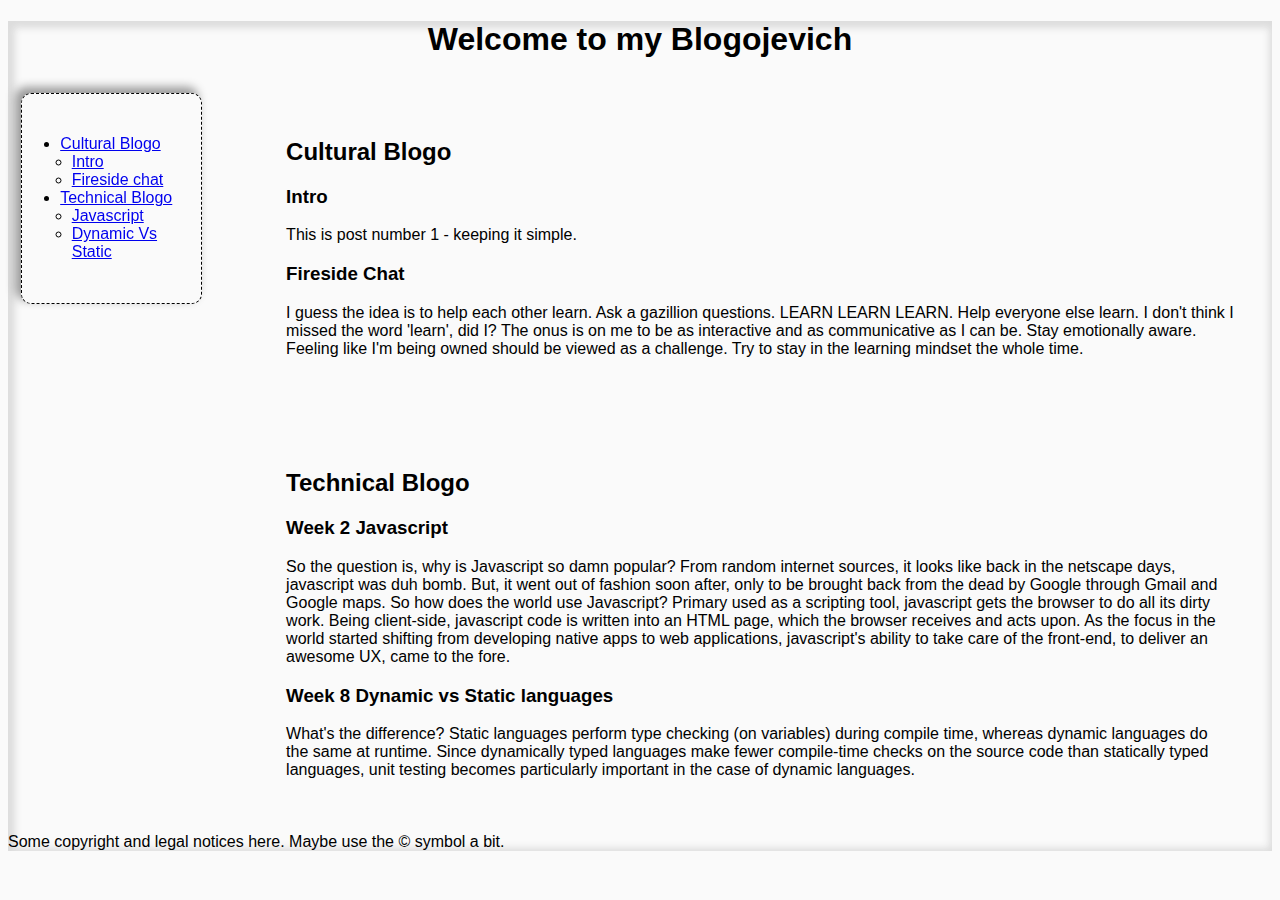
<file: index.html>
<!doctype html>
<head>
	<meta charset="utf-8">
	<title>DBC Blogposts in HTML5</title>
	<meta name="description" content="Welcome to my basic template.">
	<link rel="stylesheet" href="stylesheets/index.css">
</head>

	<header>
		<h1>Welcome to my Blogojevich</h1>
	</header>
<body>
	<nav id="main-navigator">
	<ul>
		<li><a href="#cultural">Cultural Blogo</a>
			<ul>
				<li><a href = "#cultural-1">Intro</a></li>
				<li><a href="#cultural-8">Fireside chat</a></li>
			</ul>
		</li>
		<li><a href="#technical">Technical Blogo</a>
			<ul>
				<li><a href="#technical-2">Javascript</a></li>
				<li><a href="#technical-8">Dynamic Vs Static</a></li>
			</ul></li>
	</ul>
</nav>
	<!-- <div id="wrapper"> -->

	<div id = "content-area">
		
		<section class="cultural">
			<h2><a id="cultural">Cultural Blogo</a></h2>
			<!-- <article class="cultural"> -->
			<article>
			<h3>Intro</h3>
			<p>This is post number 1 - keeping it simple.</p>
			</article>
			
			<!-- <article class="cultural"> -->
			<article>
				<h3><a id = "cultural-8">Fireside Chat</a></h3>
				<p>I guess the idea is to help each other learn. Ask a gazillion questions. LEARN LEARN LEARN. Help everyone else learn. I don't think I missed the word 'learn', did I? The onus is on me to be as interactive and as communicative as I can be. Stay emotionally aware. Feeling like I'm being owned should be viewed as a challenge. Try to stay in the learning mindset the whole time.</p>


			</article>
			
		</section>
		<section class="technical">
			<h2><a id="technical">Technical Blogo</a></h2>
			<article>
				<h3><a id="technical-2">Week 2 Javascript</a></h3>
			<p>So the question is, why is Javascript so damn popular? From random internet sources, it looks like back in the netscape days, javascript was duh bomb. But, it went out of fashion soon after, only to be brought back from the dead by Google through Gmail and Google maps. So how does the world use Javascript? Primary used as a scripting tool, javascript gets the browser to do all its dirty work. Being client-side, javascript code is written into an HTML page, which the browser receives and acts upon. As the focus in the world started shifting from developing native apps to web applications, javascript's ability to take care of the front-end, to deliver an awesome UX, came to the fore.
			</p>
			</article>
			
			<article>
				<h3><a id="technical-8">Week 8 Dynamic vs Static languages</a></h3>
			<p>What's the difference? Static languages perform type checking (on variables) during compile time, whereas dynamic languages do the same at runtime. Since dynamically typed languages make fewer compile-time checks on the source code than statically typed languages, unit testing becomes particularly important in the case of dynamic languages.</p>
			</article>
		</section>
		
	</div>
	<footer>
		<p>Some copyright and legal notices here. Maybe use the © symbol a bit.</p>
	</footer>
	<!-- </div> -->
	
</body>
</html>
</file>
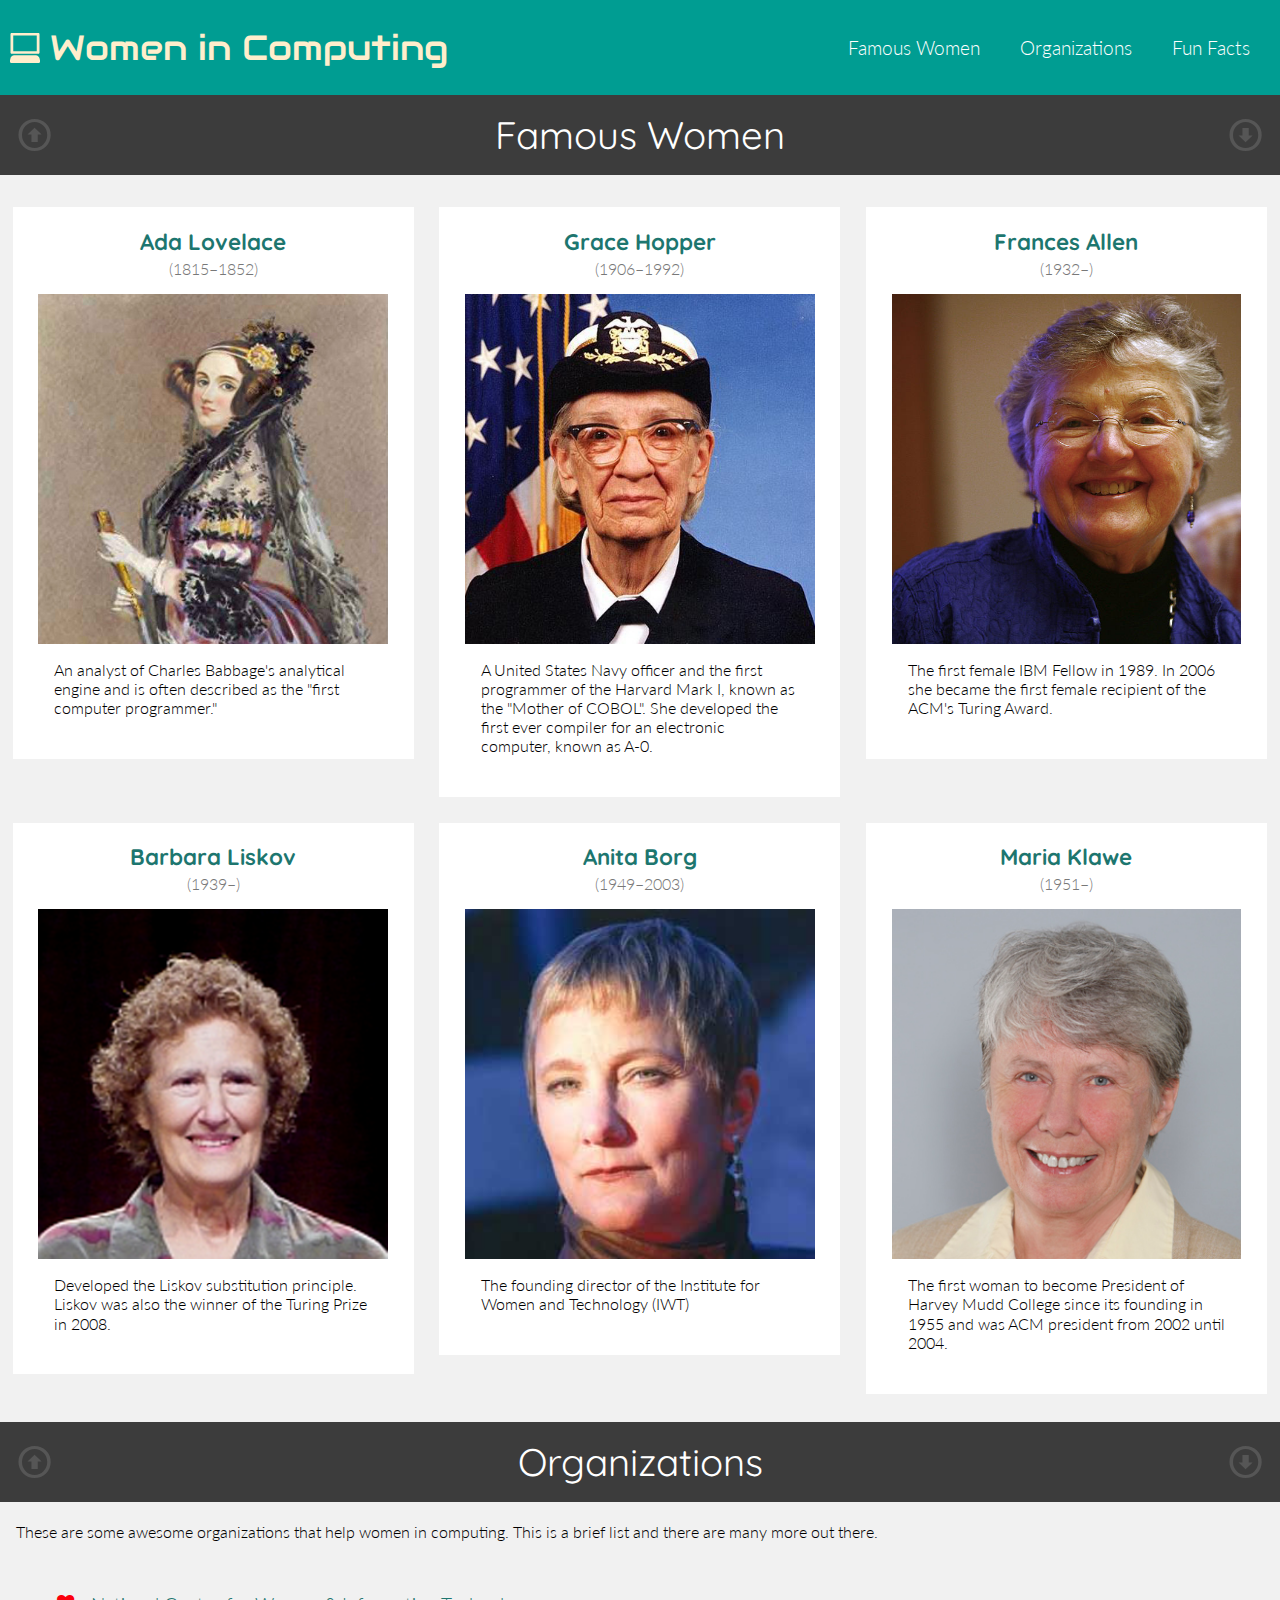
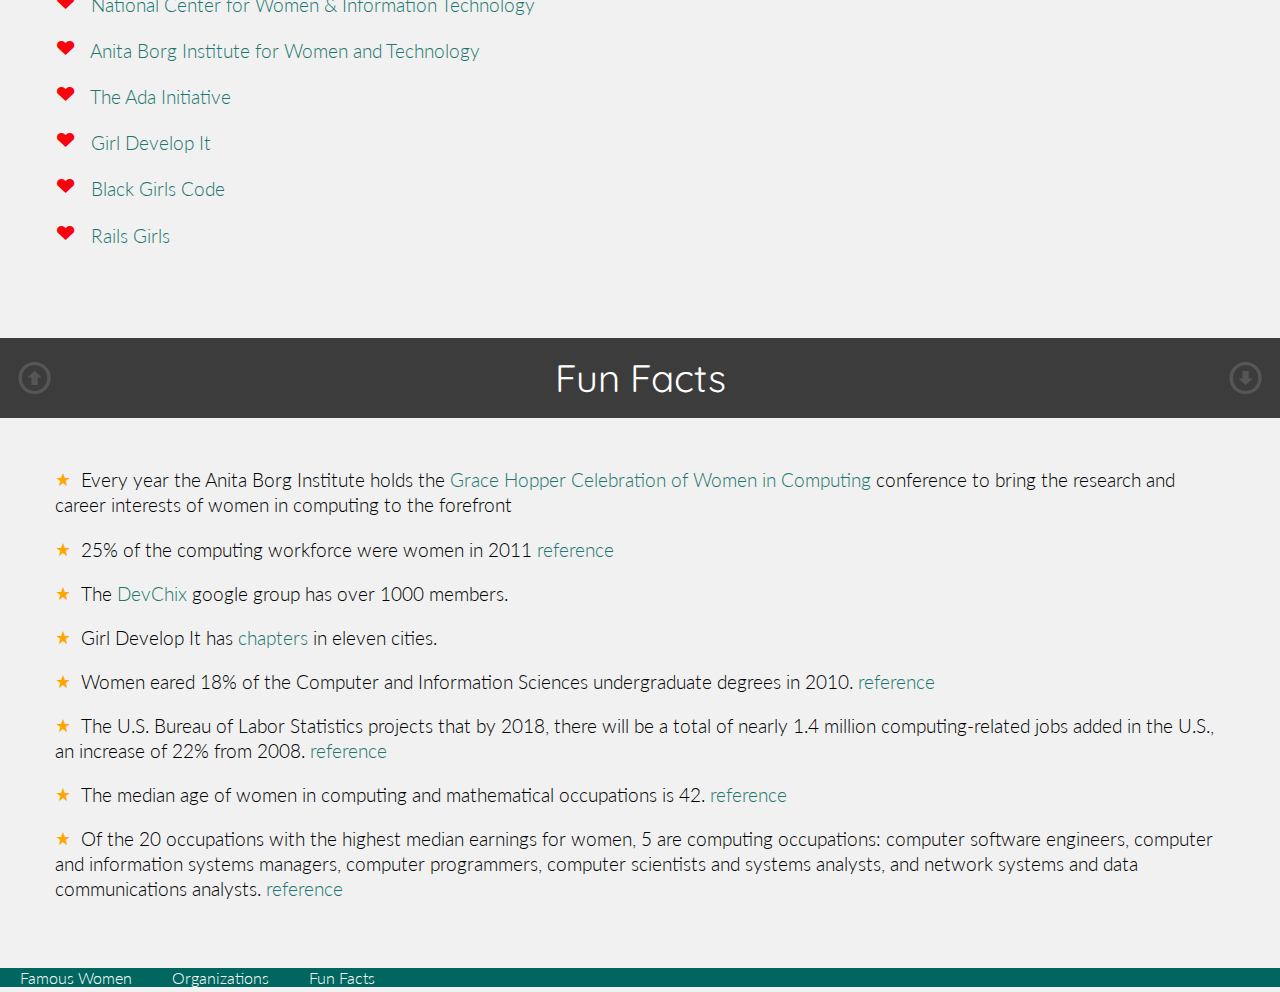
<file: class1/completed/index.html>
<!DOCTYPE HTML PUBLIC "-//W3C//DTD HTML 4.01//EN" "http://www.w3.org/TR/html4/strict.dtd">
<html>
  <head>
    <title>Women in Computing</title>
    <meta http-equiv="Content-Type" content="text/html; charset=utf-8"/>
    <link href='http://fonts.googleapis.com/css?family=Audiowide|Quicksand:300,400,700|Lato:100,300,400,700,900,100italic,300italic,400italic,700italic,900italic' rel='stylesheet' type='text/css'/>
    <link rel="stylesheet" type="text/css" href="stylesheets/reset.css" />
    <link rel="stylesheet" type="text/css" href="stylesheets/styles.css" charset="utf-8"/>
  </head>
  <body>
    <header>
      <h1>Women in Computing</h1>
      <nav>
        <ul>
          <li>
            <a href="#famous">Famous Women</a>
          </li>
          <li>
            <a href="#organizations">Organizations</a>
          </li>
          <li>
            <a href="#facts">Fun Facts</a>
          </li>
        </ul>
      </nav>
    </header>

    <div id="main">
      <section id="famous">
        <a name="famous"></a>
        <h2>Famous Women</h2>
        <a class="jump up" href="#">&igrave;</a>
        <a class="jump down" href="#organizations">&iacute;</a>
        <div class = "wrapper">
          <article class = "woman">
            <h3>
              <a href="http://en.wikipedia.org/wiki/Ada_Lovelace">Ada Lovelace</a>
            </h3>

            <h4>(1815&ndash;1852)</h4>
            <img src="images/ada_lovelace.jpg" alt="Ada Lovelace" />
            <p>An analyst of Charles Babbage's analytical engine and is often
              described as the "first computer programmer."</p>
          </article>
          <article class = "woman">
            <h3>
              <a href="http://en.wikipedia.org/wiki/Grace_Hopper">Grace Hopper</a>
            </h3>
            <h4>(1906&ndash;1992)</h4>
            <img src="images/grace_hopper.jpg" alt ="Grace Hopper" />
            <p>A United States Navy officer and the first programmer of the
              Harvard Mark I, known as the "Mother of COBOL". She developed the
              first ever compiler for an electronic computer, known as A-0.</p>
          </article>
          <article class = "woman">
            <h3>
              <a href="http://en.wikipedia.org/wiki/Frances_E._Allen">Frances Allen</a>
            </h3>
            <h4>(1932&ndash;)</h4>
            <img src="images/frances_allen.jpg" alt="Frances Allen" />
            <p>The first female IBM Fellow in 1989. In 2006 she became the first
              female recipient of the ACM's Turing Award.</p>
          </article>
          <article class="break woman">
            <h3>
              <a href="http://en.wikipedia.org/wiki/Barbara_Liskov">Barbara Liskov</a>
            </h3>
            <h4>(1939&ndash;)</h4>
            <img src="images/barbara_liskov.png" alt="Barbara Liskov" />
            <p>Developed the Liskov substitution principle. Liskov was also the
              winner of the Turing Prize in 2008.</p>
          </article>
          <article class = "woman">
            <h3>
              <a href="http://en.wikipedia.org/wiki/Anita_Borg">Anita Borg</a>
            </h3>
            <h4>(1949&ndash;2003)</h4>
            <img src="images/anita_borg.jpg" alt="Anita Borg" />
            <p>The founding director of the Institute for Women and Technology
              (IWT)</p>
          </article>
          <article class = "woman">
            <h3>
              <a href="http://en.wikipedia.org/wiki/Maria_Klawe">Maria Klawe</a>
            </h3>
            <h4>(1951&ndash;)</h4>
            <img src="images/maria_klawe.jpg" alt="Maria Klawe" />
            <p>The first woman to become President of Harvey Mudd College since
              its founding in 1955 and was ACM president from 2002 until 2004.</p>
          </article>
        </div>
      </section>

      <section id="organizations">
        <a name="organizations"></a>
        <h2>Organizations</h2>
        <a class="jump up" href="#famous">&igrave;</a>
        <a class="jump down" href="#facts">&iacute;</a>
        <div class = "wrapper">
          <p>These are some awesome organizations that help women in computing.
            This is a brief list and there are many more out there.</p>

          <ul>
            <li>
              <a href="http://www.ncwit.org/">National Center for Women & Information Technology</a>
              <img src="images/logos/ncwit.png" alt="National Center for Women & Information Technology logo" />
            </li>
            <li>
              <a href="http://anitaborg.org/">Anita Borg Institute for Women and Technology</a>
              <img src="images/logos/anitaborg.gif" alt="Anita Borg Institute for Women and Technology logo" />
            </li>
            <li>
              <a href="http://adainitiative.org/">The Ada Initiative</a>
              <img src="images/logos/adainitiative.png" alt="The Ada Initiative logo" />
            </li>
            <li>
              <a href="http://girldevelopit.com/">Girl Develop It</a>
              <img src="images/logos/gdi.png" alt="Girl Develop It logo" />
            </li>
            <li>
              <a href="http://www.blackgirlscode.com/">Black Girls Code</a>
              <img src="images/logos/blackgirlscode.jpg" alt="Black Girls Code logo" />
            </li>
            <li>
              <a href="http://railsgirls.com/">Rails Girls</a>
              <img src="images/logos/railsgirls.png" alt="Rails Girls logo" />
            </li>
          </ul>
        </div>
      </section>

      <section id="facts">
        <a name="facts"></a>
        <h2>Fun Facts</h2>
        <a class="jump up" href="#organizations">&igrave;</a>
        <a class="jump down" href="#bottom">&iacute;</a>
        <div class = "wrapper">
          <ul>
            <li>Every year the Anita Borg Institute holds the
              <a href="http://anitaborg.org/initiatives/ghc/">Grace Hopper
              Celebration of Women in Computing</a> conference to bring the
              research and career interests of women in computing to the
              forefront</li>
            <li>25% of the computing workforce were women in 2011
              <a href="http://www.bls.gov/cps/cpsaat11.htm">reference</a></li>
            <li>The <a href="https://twitter.com/DevChix">DevChix</a> google group has over 1000 members.</li>
            <li>Girl Develop It has <a href="http://girldevelopit.com/chapters">chapters</a> in eleven cities.</li>
            <li>Women eared 18% of the Computer and Information Sciences
              undergraduate degrees in 2010. <a href="http://www.ncwit.org/sites/default/files/resources/2012bythenumbers_web.pdf">
              reference</a></li>
            <li>The U.S. Bureau of Labor Statistics projects that by 2018, there
              will be a total of nearly 1.4 million computing-related jobs added
              in the U.S., an increase of 22% from 2008.
              <a href="http://www.ncwit.org/sites/default/files/resources/scorecard2010_printversion_web.pdf">reference</a></li>
            <li>The median age of women in computing and mathematical occupations
              is 42. <a href="http://www.ncwit.org/blog/did-you-know-demographics-technical-women">reference</a></li>
            <li>Of the 20 occupations with the highest median earnings for women,
              5 are computing occupations: computer software engineers, computer
              and information systems managers, computer programmers, computer
              scientists and systems analysts, and network systems and data
              communications analysts. <a href="http://www.ncwit.org/blog/did-you-know-demographics-technical-women">reference</a></li>
          </ul>
        </div>
      </section>
    </div>

    <footer>
      <nav>
        <ul>
          <li>
            <a href="#famous">Famous Women</a>
          </li>
          <li>
            <a href="#organizations">Organizations</a>
          </li>
          <li>
            <a href="#facts">Fun Facts</a>
          </li>
        </ul>
      </nav>
    </footer>
    <a name="bottom"></a>
  </body>
</html>
</file>
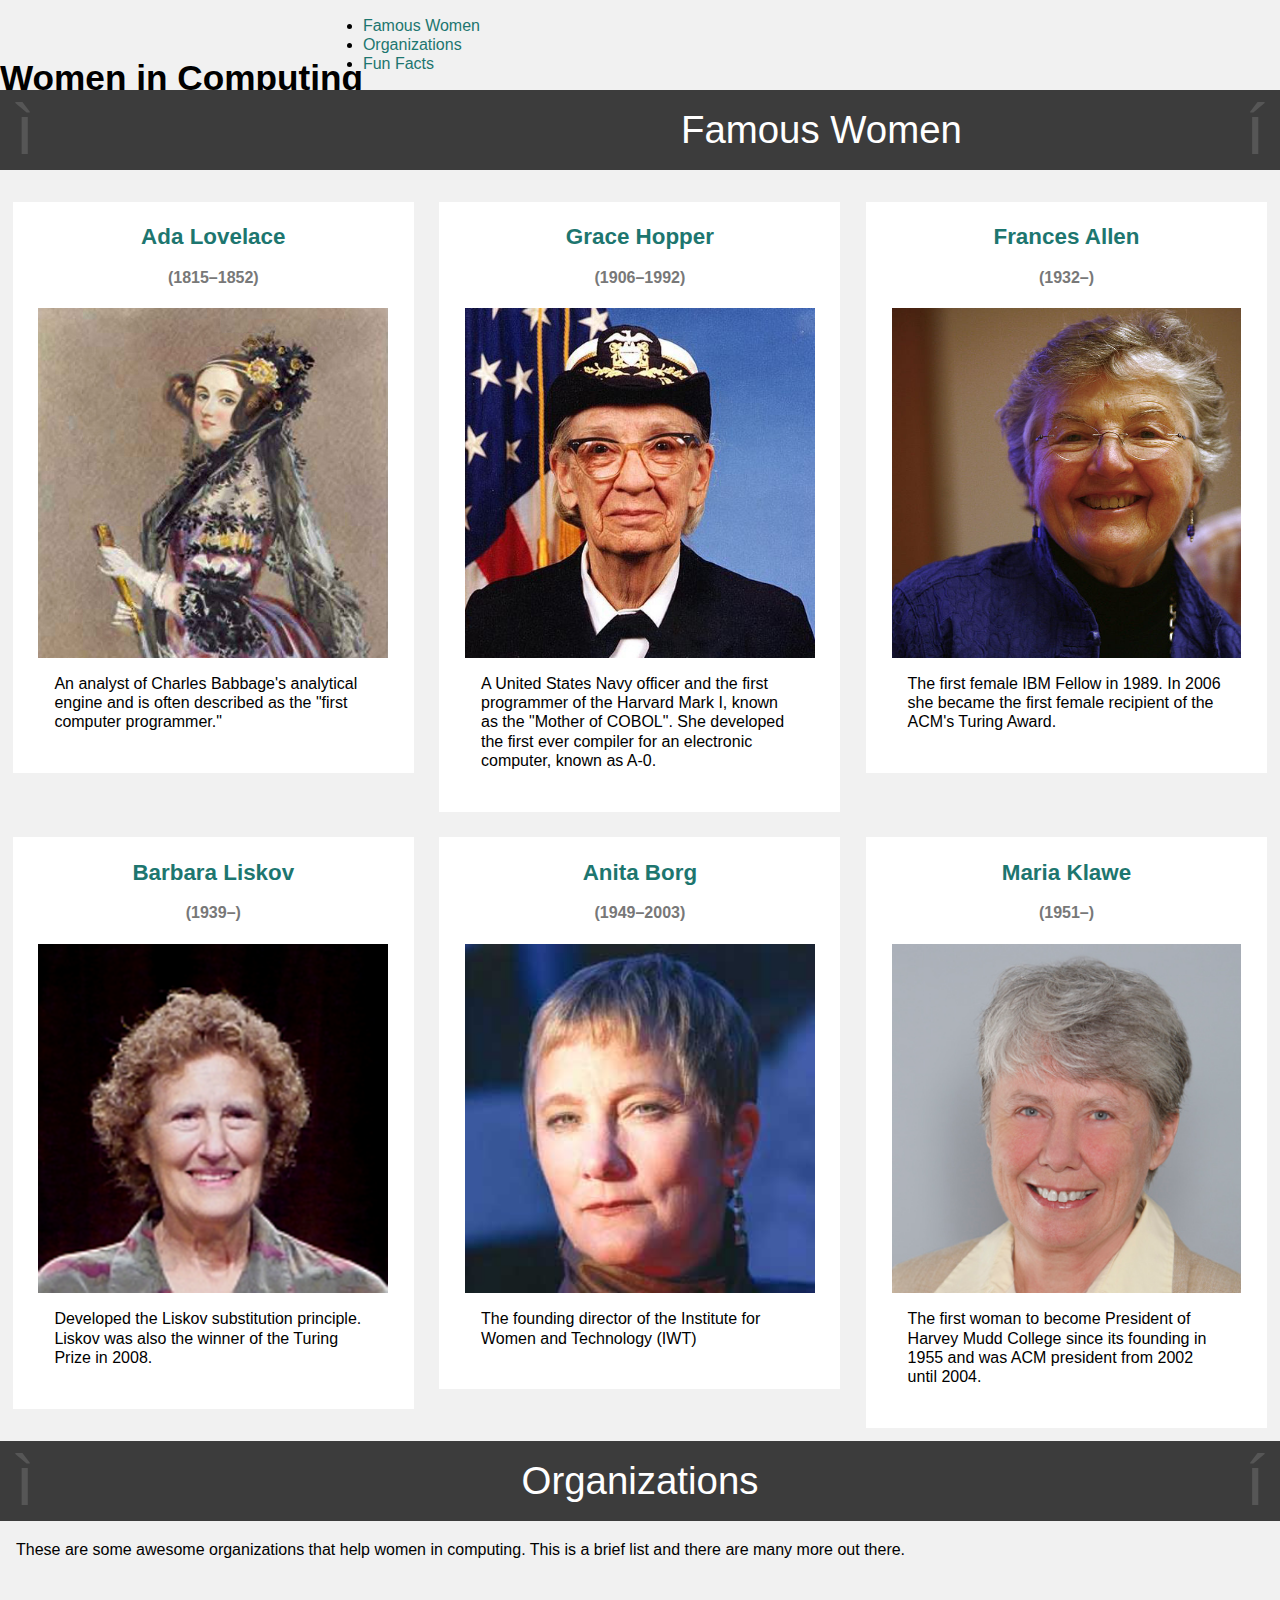
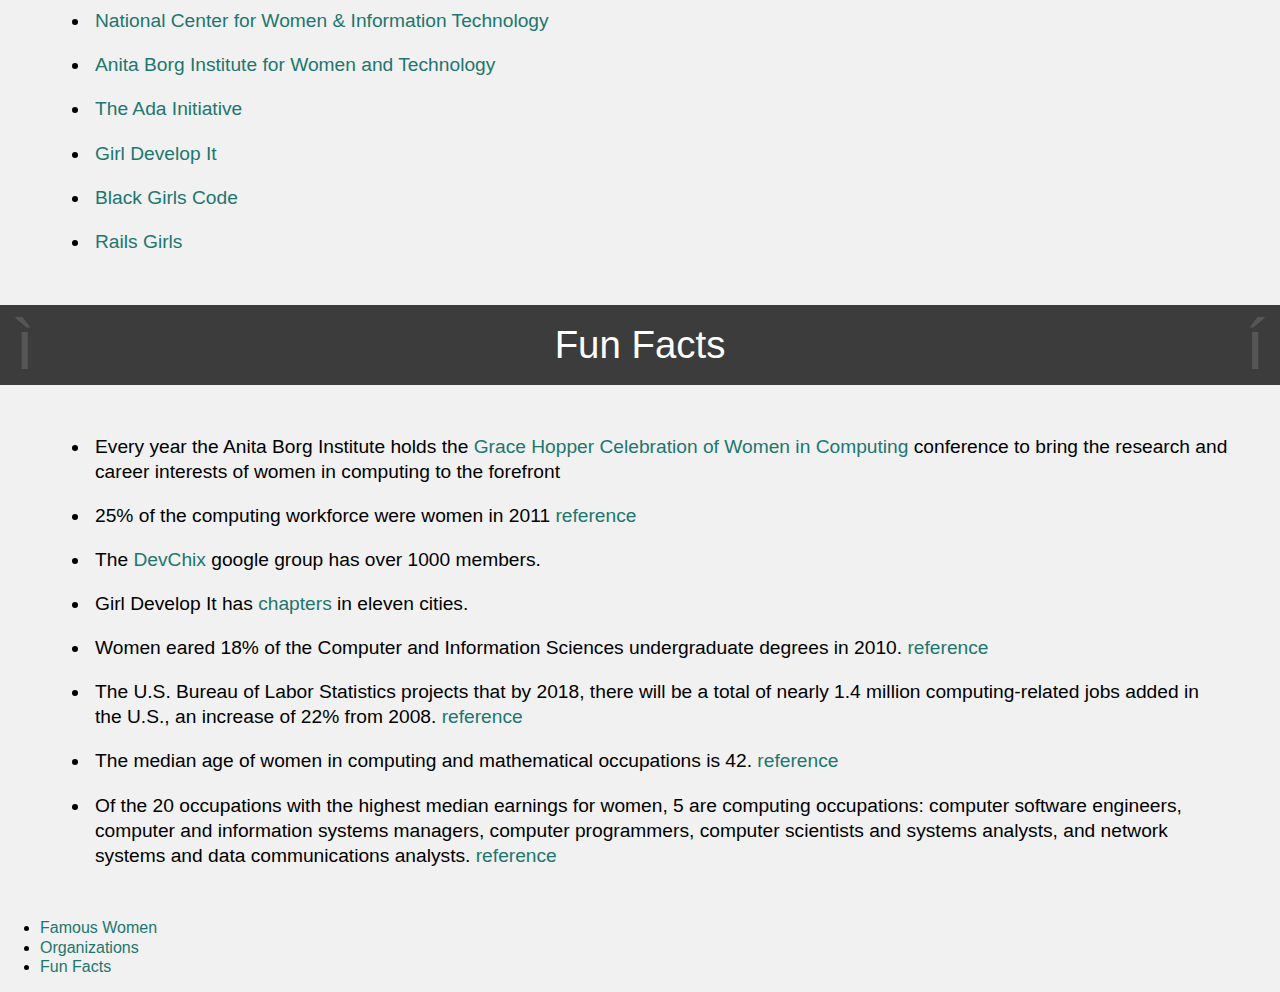
<file: class1/practice/index.html>
<!DOCTYPE HTML PUBLIC "-//W3C//DTD HTML 4.01//EN" "http://www.w3.org/TR/html4/strict.dtd">
<html>
  <head>
    <title>Women in Computing</title>
    <meta http-equiv="Content-Type" content="text/html; charset=utf-8"/>
    <link rel="stylesheet" type="text/css" href="stylesheets/styles.css" charset="utf-8"/>
  <body>
      <header>
        <h1>Women in Computing</h1>
        <nav>
          <ul>
            <li>
              <a href="#famous">Famous Women</a>
            </li>
            <li>
              <a href="#organizations">Organizations</a>
            </li>
            <li>
              <a href="#facts">Fun Facts</a>
            </li>
          </ul>
        <nav>
      </header>

      <div id="main">
        <div id="famous">
          <a name="famous"></a>
          <h2>Famous Women</h2>
          <a class="jump up" href="#">&igrave;</a>
          <a class="jump down" href="#organizations">&iacute;</a>
          <div class ="wrapper">
            <div class = "woman">
              <h3>
                <a href="http://en.wikipedia.org/wiki/Ada_Lovelace">Ada Lovelace</a>
              </h3>

              <h4>(1815&ndash;1852)</h4>
              <img src="images/ada_lovelace.jpg" alt="Ada Lovelace" />
              <p>An analyst of Charles Babbage's analytical engine and is often
                described as the "first computer programmer."</p>
            </div>
            <div class = "woman">
              <h3>
                <a href="http://en.wikipedia.org/wiki/Grace_Hopper">Grace Hopper</a>
              </h3>
              <h4>(1906&ndash;1992)</h4>
              <img src="images/grace_hopper.jpg" alt ="Grace Hopper" />
              <p>A United States Navy officer and the first programmer of the
                Harvard Mark I, known as the "Mother of COBOL". She developed the
                first ever compiler for an electronic computer, known as A-0.</p>
            </div>
            <div class = "woman">
              <h3>
                <a href="http://en.wikipedia.org/wiki/Frances_E._Allen">Frances Allen</a>
              </h3>
              <h4>(1932&ndash;)</h4>
              <img src="images/frances_allen.jpg" alt="Frances Allen" />
              <p>The first female IBM Fellow in 1989. In 2006 she became the first
                female recipient of the ACM's Turing Award.</p>
            </div>
            <div class="break woman">
              <h3>
                <a href="http://en.wikipedia.org/wiki/Barbara_Liskov">Barbara Liskov</a>
              </h3>
              <h4>(1939&ndash;)</h4>
              <img src="images/barbara_liskov.png" alt="Barbara Liskov" />
              <p>Developed the Liskov substitution principle. Liskov was also the
                winner of the Turing Prize in 2008.</p>
            </div>
            <div class = "woman">
              <h3>
                <a href="http://en.wikipedia.org/wiki/Anita_Borg">Anita Borg</a>
              </h3>
              <h4>(1949&ndash;2003)</h4>
              <img src="images/anita_borg.jpg" alt="Anita Borg" />
              <p>The founding director of the Institute for Women and Technology
                (IWT)</p>
            </div>
            <div class = "woman">
              <h3>
                <a href="http://en.wikipedia.org/wiki/Maria_Klawe">Maria Klawe</a>
              </h3>
              <h4>(1951&ndash;)</h4>
              <img src="images/maria_klawe.jpg" alt="Maria Klawe" />
              <p>The first woman to become President of Harvey Mudd College since
                its founding in 1955 and was ACM president from 2002 until 2004.</p>
            </div>
          </div>
        </div>

        <div id="organizations">
          <a name="organizations"></a>
          <h2>Organizations</h2>
          <a class="jump up" href="#famous">&igrave;</a>
          <a class="jump down" href="#facts">&iacute;</a>
          <div class = "wrapper">
            <p>These are some awesome organizations that help women in computing.
              This is a brief list and there are many more out there.</p>

            <ul>
              <li>
                <a href="http://www.ncwit.org/">National Center for Women &amp; Information Technology</a>
                <img src="images/logos/ncwit.png" alt="National Center for Women &amp; Information Technology logo" />
              </li>
              <li>
                <a href="http://anitaborg.org/">Anita Borg Institute for Women and Technology</a>
                <img src="images/logos/anitaborg.gif" alt="Anita Borg Institute for Women and Technology logo" />
              </li>
              <li>
                <a href="http://adainitiative.org/">The Ada Initiative</a>
                <img src="images/logos/adainitiative.png" alt="The Ada Initiative logo" />
              </li>
              <li>
                <a href="http://girldevelopit.com/">Girl Develop It</a>
                <img src="images/logos/gdi.png" alt="Girl Develop It logo" />
              </li>
              <li>
                <a href="http://www.blackgirlscode.com/">Black Girls Code</a>
                <img src="images/logos/blackgirlscode.jpg" alt="Black Girls Code logo" />
              </li>
              <li>
                <a href="http://railsgirls.com/">Rails Girls</a>
                <img src="images/logos/railsgirls.png" alt="Rails Girls logo" />
              </li>
            </ul>
          </div>
        </div>

        <div id="facts">
          <a name="facts"></a>
          <h2>Fun Facts</h2>
          <a class="jump up" href="#organizations">&igrave;</a>
          <a class="jump down" href="#bottom">&iacute;</a>
          <div class = "wrapper">
            <ul>
              <li>Every year the Anita Borg Institute holds the
                <a href="http://anitaborg.org/initiatives/ghc/">Grace Hopper
                Celebration of Women in Computing</a> conference to bring the
                research and career interests of women in computing to the
                forefront</li>
              <li>25% of the computing workforce were women in 2011
                <a href="http://www.bls.gov/cps/cpsaat11.htm">reference</a></li>
              <li>The <a href="https://twitter.com/DevChix">DevChix</a> google group has over 1000 members.</li>
              <li>Girl Develop It has <a href="http://girldevelopit.com/chapters">chapters</a> in eleven cities.</li>
              <li>Women eared 18% of the Computer and Information Sciences
                undergraduate degrees in 2010. <a href="http://www.ncwit.org/sites/default/files/resources/2012bythenumbers_web.pdf">
                reference</a></li>
              <li>The U.S. Bureau of Labor Statistics projects that by 2018, there
                will be a total of nearly 1.4 million computing-related jobs added
                in the U.S., an increase of 22% from 2008.
                <a href="http://www.ncwit.org/sites/default/files/resources/scorecard2010_printversion_web.pdf">reference</a></li>
              <li>The median age of women in computing and mathematical occupations
                is 42. <a href="http://www.ncwit.org/blog/did-you-know-demographics-technical-women">reference</a></li>
              <li>Of the 20 occupations with the highest median earnings for women,
                5 are computing occupations: computer software engineers, computer
                and information systems managers, computer programmers, computer
                scientists and systems analysts, and network systems and data
                communications analysts. <a href="http://www.ncwit.org/blog/did-you-know-demographics-technical-women">reference</a></li>
            </ul>
            </div>
        </div>
      </div>
      <footer>
        <nav>
          <ul>
            <li>
              <a href="#">Famous Women</a>
            </li>
            <li>
              <a href="#">Organizations</a>
            </li>
            <li>
              <a href="#">Fun Facts</a>
            </li>
          </ul>
        </nav>
      </footer>
      <a name="bottom"></a>
  </body>
</html>
</file>
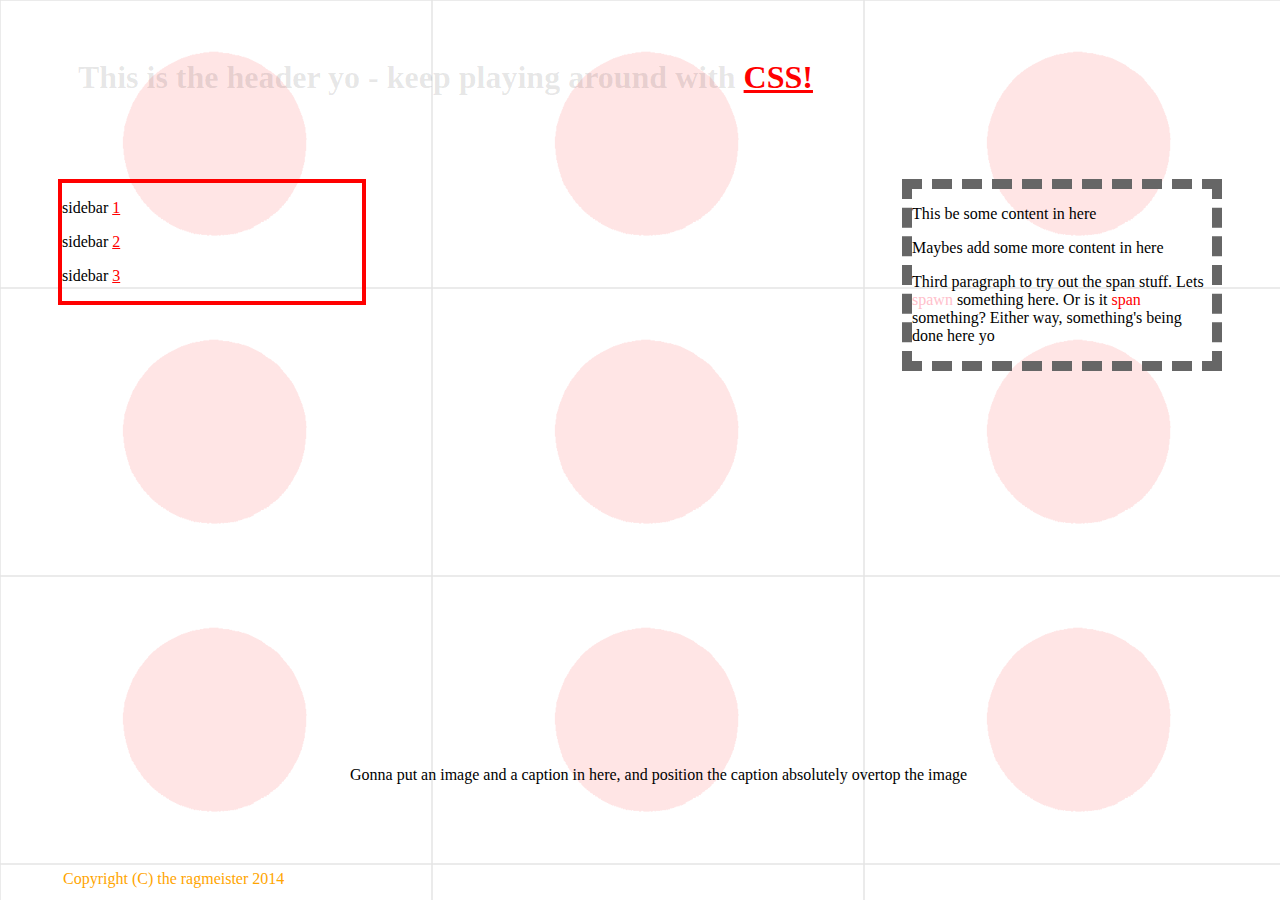
<file: dbc2.html>
<!DOCTYPE html>
<html>
	<head>
		<title>This is more HTML part 3b</title>
		<link rel="stylesheet" type="text/css" href="stylesheets/dbc2.css">
	</head>
	<body id = "center">
		<div id = "header">
			<h1>This is the header yo - keep playing around with <a href="http://en.wikipedia.org/wiki/CSS">CSS!</a></h1>
		</div>
		<div id = "content-area">
			<p>This be some content in here</p>
			<p>Maybes add some more content in here</p>
			<p> Third paragraph to try out the span stuff. Lets <span class = "pink">spawn</span> something here. Or is it <span class = "red">span</span> something? Either way, something's being done here yo</p>
		</div>
		<div id = "sidebar">
			<p> sidebar <a href="index.html">1</a> </p>
			<p>sidebar <a href="index.html">2</a></p>
			<p>sidebar <a href="index.html">3</a></p>
		</div>
		<div id = "caption">
			<p>Gonna put an image and a caption in here, and position the caption absolutely overtop the image</p>
			<!-- <p><img src = "images/japan.gif" alt = "Japanese Flag"></p> -->
		</div>
		<div id = "footer">
			Copyright (C) the ragmeister 2014
		</div>
	</body>
</html>
</file>
<file: stylesheets/index.css>
* {
    
}

header {
    text-align: center;
}

#main-navigator {
    padding: 2%;
    position: fixed;
    float: top;
    width: 10%;
    border-style: dashed;
    border-width: 1px;
    border-radius: 10px;
    box-shadow: -5px -5px 10px 1px #999;
    margin: 1%;

}

body {
	font-family: "Open Sans", arial, "Times New Roman";
    /*font-size: 15px;*/
    font-weight: 100;
    /*color: green;*/
    background-color: #fafafa;
    /*padding: 5%;*/
    box-shadow: inset 2px 2px 7px 5px #ddd;
    display:block;
}

/*#content-area {
	position: fixed;
    width: 85%;
	float: right;
	
}*/

a:link {
    /*transition: all 5s linear 0;*/
    transition: all 1s linear 0;
    /*color: hsl(36,50%,50%);*/
}

a:hover, a:focus,a:active {
	/*font-weight:bold;*/
    color: hsl(36,100%,50%);
}

.cultural {
float: right;
color: 18191b;
margin: 1% 1% 1% 0.5%;
padding: 2%;
width: 75%;
/*height: 90%;*/
}

.technical {
float: right;
color: 18191b;
margin: 1% 1% 1% 0.5%;
padding: 2%;
width: 75%;
/*height: 90%;*/
}

ul {
    padding-left: 10%;
}

ul li {
    /*list-style-type: square;*/
}

footer {
	clear: both;
}
</file>
<file: class1/completed/stylesheets/styles.css>
/* General Styles */
body {
  background-color: rgb(241, 241, 241);
  font-family: 'Lato', Arial, sans-serif;
  font-size: 16px;
  font-weight: 300;
  line-height: 1.2em;
  margin: 0px auto;
  min-width: 960px;
  width: 100%;
}

p {
  margin: 1em;
}

a {
  color: #1D766F;
  text-decoration: none;
}
a:hover {
  color: #BC2F36;
}

h1 {
  font-family: 'Audiowide', cursive;
  font-size: 2.2em;
  float: left;
  line-height: 75px;
}

h2 {
  background-color: rgb(60, 60, 60);
  color: #FFF;
  font-family: 'Quicksand', sans-serif;
  font-size: 2.4em;
  font-weight: 400;
  line-height: 80px;
  margin: 0 0 0.5em 0;
  text-align: center;
}

h3 {
  font-family: 'Quicksand', sans-serif;
  font-size: 1.4em;
  font-weight: 700;
  margin: 0 0 0.3em 0;
  text-align: center;
}

h4 {
  color: rgb(120, 120, 120);
  font-size: 1em;
  text-align: center;
}


/* Navigation */
nav li {
  float: left;
}
nav li a {
  color: #fff;
  margin: 0 10px;
  padding: 5px 10px;
  text-decoration: none;
}
nav li a:hover {
  color: #FB000D;
}

.jump {
  color: #565656;
  font-family: 'EntypoRegular';
  font-size: 70px;
  line-height: 80px;
  position: absolute;
  text-decoration: none;
  top: 0;
}
.jump.up {
  left: 15px;
}
.jump.down {
  right: 15px;
}
.jump:hover {
  color: #BC2F36;
}


/* Header */
header {
  background-color: #009D92;
  padding: 10px;
}
header h1 {
  color: #FFEECC;
  background: url('../images/icons/it.png') no-repeat 0 50%;
  padding-left: 40px;
}
header nav {
  float: right;
  font-size: 1.2em;
  margin-left: 20px;
}
header nav li {
  line-height: 75px;
}
header nav a:hover {
  background-color: #fff;
}

header:after {
  /* clearfix hack */
  content: "";
  display: table;
  clear: both;
}


/* Main */
#main section {
  margin-bottom: 1em;
  position: relative;
}
#main div.wrapper{
    width: 100%;
    max-width:1400px;
    margin: 0 auto;
}


#main section:after {
  /* clearfix hack */
  content: "";
  display: table;
  clear: both;
}


/* Famous Women */
#famous article.woman {
  background-color: white;
  float: left;
  min-height: 250px;
  margin: 1%;
  padding: 2%;
  width: 27.33%;
}

#famous article.break {
  clear: both;
}

#famous article img {
  display: block;
  margin: 1em auto;
  width: 100%;
}


/* Organizations */
#organizations {
  clear: both;
  height: 500px;
}

#organizations ul {
  margin: 50px;
  position: relative;
}
#organizations ul li {
  font-size: 1.2em;
  line-height: 1.3em;
  margin-bottom: 1em;
  padding-left: 5px;
  max-width: 50%;
}
#organizations ul li:before {
  color: #FB000D;
  content: '6';
  font-family: 'EntypoRegular';
  font-size: 40px;
  padding-right: 10px;
}

#organizations img {
  position: absolute;
  right: 20px;
  top: 0;
  display: none;
  max-width: 40%;
}
#organizations li:hover img {
  display: block;
}


/* Fun Facts */
#facts ul {
  margin: 50px;
}
#facts ul li {
  font-size: 1.2em;
  line-height: 1.3em;
  margin-bottom: 1em;
  padding-left: 5px;
}
#facts ul li:before {
  color: #FFA700;
  content: '7';
  font-family: 'EntypoRegular';
  font-size: 30px;
  padding-right: 10px;
}
#facts ul li:hover:before {
  color: #FF6F00;
}


/* Footer */
footer {
  background-color: #00665F;
}

footer .nav {
  float: left;
  font-size: 1.1em;
  margin: 10px;
}

footer nav a:hover {
  color: #FFEECC;
}

footer:after {
  /* clearfix hack */
  content: "";
  display: table;
  clear: both;
}


/* Fonts */
@font-face {
  font-family: 'EntypoRegular';
  src: url('font/Entypo-webfont.eot');
  src: url('font/Entypo-webfont.eot?#iefix') format('embedded-opentype'),
       url('font/Entypo-webfont.woff') format('woff'),
       url('font/Entypo-webfont.ttf') format('truetype'),
       url('font/Entypo-webfont.svg#EntypoRegular') format('svg');
  font-weight: normal;
  font-style: normal;
}
</file>
<file: class1/practice/stylesheets/styles.css>
/* General Styles */
body {
  background-color: rgb(241, 241, 241);
  font-size: 16px;
  font-weight: 300;
  line-height: 1.2em;
  margin: 0px auto;
  min-width: 960px;
  width: 100%;
  font-family: 'Audiowide', Arial, sans-serif;
}

@font-face {
    font-family: 'EntypoRegular';
    src: url('font/Entypo-webfont.eot');
    src: url('font/Entypo-webfont.eot?#iefix') format('embedded-opentype'),
         url('font/Entypo-webfont.woff') format('woff'),
         url('font/Entypo-webfont.ttf') format('truetype'),
         url('font/Entypo-webfont.svg#EntypoRegular') format('svg');
    font-weight: normal;
    font-style: normal;
  }

  @font-face {
  font-family: 'Audiowide';
  font-style: normal;
  font-weight: 400;
  src: local('Audiowide'), local('Audiowide-Regular'), url(http://themes.googleusercontent.com/static/fonts/audiowide/v2/8XtYtNKEyyZh481XVWfVOrO3LdcAZYWl9Si6vvxL-qU.woff) format('woff');
}
p {
  margin: 1em;
}

a {
  color: #1D766F;
  text-decoration: none;
}

a:hover {
  color:#FF00FF;
} /* mouse over link */

h1 {
  font-size: 2.2em;
  float: left;
  line-height: 75px;
}

h2 {
  background-color: rgb(60, 60, 60);
  color: #FFF;
  font-size: 2.4em;
  font-weight: 400;
  line-height: 80px;
  margin: 0 0 0.5em 0;
  text-align: center;
}

h3 {
  font-size: 1.4em;
  font-weight: 700;
  margin: 0 0 0.3em 0;
  text-align: center;
}

h4 {
  color: rgb(120, 120, 120);
  font-size: 1em;
  text-align: center;
}

/* Navigation */
.nav li {
  float: left;
}
.nav li a {
  color: #fff;
  margin: 0 10px;
  padding: 5px 10px;
  text-decoration: none;
}

.jump {
  color: #565656;
  font-size: 70px;
  line-height: 80px;
  position: absolute;
  text-decoration: none;
  top: 0;
}
.jump.up {
  left: 15px;
}
.jump.down {
  right: 15px;
}


/* Header */
#header {
  background-color: #009D92;
  padding: 10px;
}
#header h1 {
  color: #FFEECC;
  background: url('../images/icons/it.png') no-repeat 0 50%;
  padding-left: 40px;
}
#header .nav {
  float: right;
  font-size: 1.2em;
  margin-left: 20px;
}
#header .nav li {
  line-height: 75px;
}

#header:after {
  /* clearfix hack */
  content: "";
  display: table;
  clear: both;
}


/* Main */
#main div {
  margin-bottom: 1em;
  position: relative;
}
#main div.wrapper{
    width: 100%;
    max-width:1400px;
    margin: 0 auto;
}

#main section:after {
  /* clearfix hack */
  content: "";
  display: table;
  clear: both;
}


/* Famous Women */
#famous div.woman {
  background-color: white;
  float: left;
  min-height: 250px;
  margin: 1%;
  padding: 2%;
  width: 27.33%;
}

#famous div.break {
  clear: both;
}

#famous div img {
  display: block;
  margin: 1em auto;
  width: 100%;
}


/* Organizations */
#organizations {
  clear: both;
}

#organizations ul {
  margin: 50px;
  position: relative;
}
#organizations ul li {
  font-size: 1.2em;
  line-height: 1.3em;
  margin-bottom: 1em;
  padding-left: 5px;
  max-width: 50%;
}
#organizations img {
  position: absolute;
  right: 20px;
  top: 0;
  display: none;
  max-width: 40%;
}
#organizations li:hover img {
  display: block;
}

/* Fun Facts */
#facts ul {
  margin: 50px;
}
#facts ul li {
  font-size: 1.2em;
  line-height: 1.3em;
  margin-bottom: 1em;
  padding-left: 5px;
}



/* Footer */
#footer {
  background-color: #00665F;
}

#footer .nav {
  float: left;
  font-size: 1.1em;
  margin: 10px;
}

#footer:after {
  /* clearfix hack */
  content: "";
  display: table;
  clear: both;
}
</file>
<file: stylesheets/dbc2.css>
/*in this css file, the corresponding HTML file has two classes - pink and red, and 4 ids -> header, content-area, sidebar, footer*/

a:link	{color:#FF0000;} /* unvisited link */
a:visited	{color:#00FF00;} /* visited link */
a:hover	{color:#FF00FF;} /* mouse over link */
a:active	{color:#0000FF;} /* selected link */

#center {
	padding: 50px;
}


#header {
	/*padding: 100px 10px 30px 50px;*/
	/*border: 1px dotted #ff0000;*/
	/*margin: 10px 5px 3px 5px;*/
	position: relative; 
    left: 20px; 
    top: -20px;
    height: 100px; 
    color: rgba(0,0,0,0.1);
    background-image: "images/japan.gif";

}

#content-area {
	border-width: 10px;
	border-style: dashed;
	border-color: #666666;
	/*margin-left: auto;*/
	/*margin-right: 5px;*/
	width: 300px;
	/*position: relative;*/
	/*top: 20px;*/
	float: right;
}


#sidebar {
	border: 4px solid #ff0000;
	margin-right: auto;
	width: 300px;
	float:left;
}
#footer {
	padding:5px;
	margin: auto;
	height: 15px;
	position: absolute;
	bottom: 10px;
	color: orange;
}

#caption {
	position: absolute;
	bottom: 100px;
	left: 350px;
}
/*classes*/
.pink {
	color:pink;
}

.red {
	color:red;
}

body {

}

body::after {
	    /*background-image:url("../images/japan.gif");*/
    	content : "";
    display: block;
    position: absolute;
    top: 0;
    left: 0;
    background-image:url("../images/japan.gif");	
    width: 100%;
    height: 100%;
    opacity: 0.1;
    z-index: -1;

}
</file>
